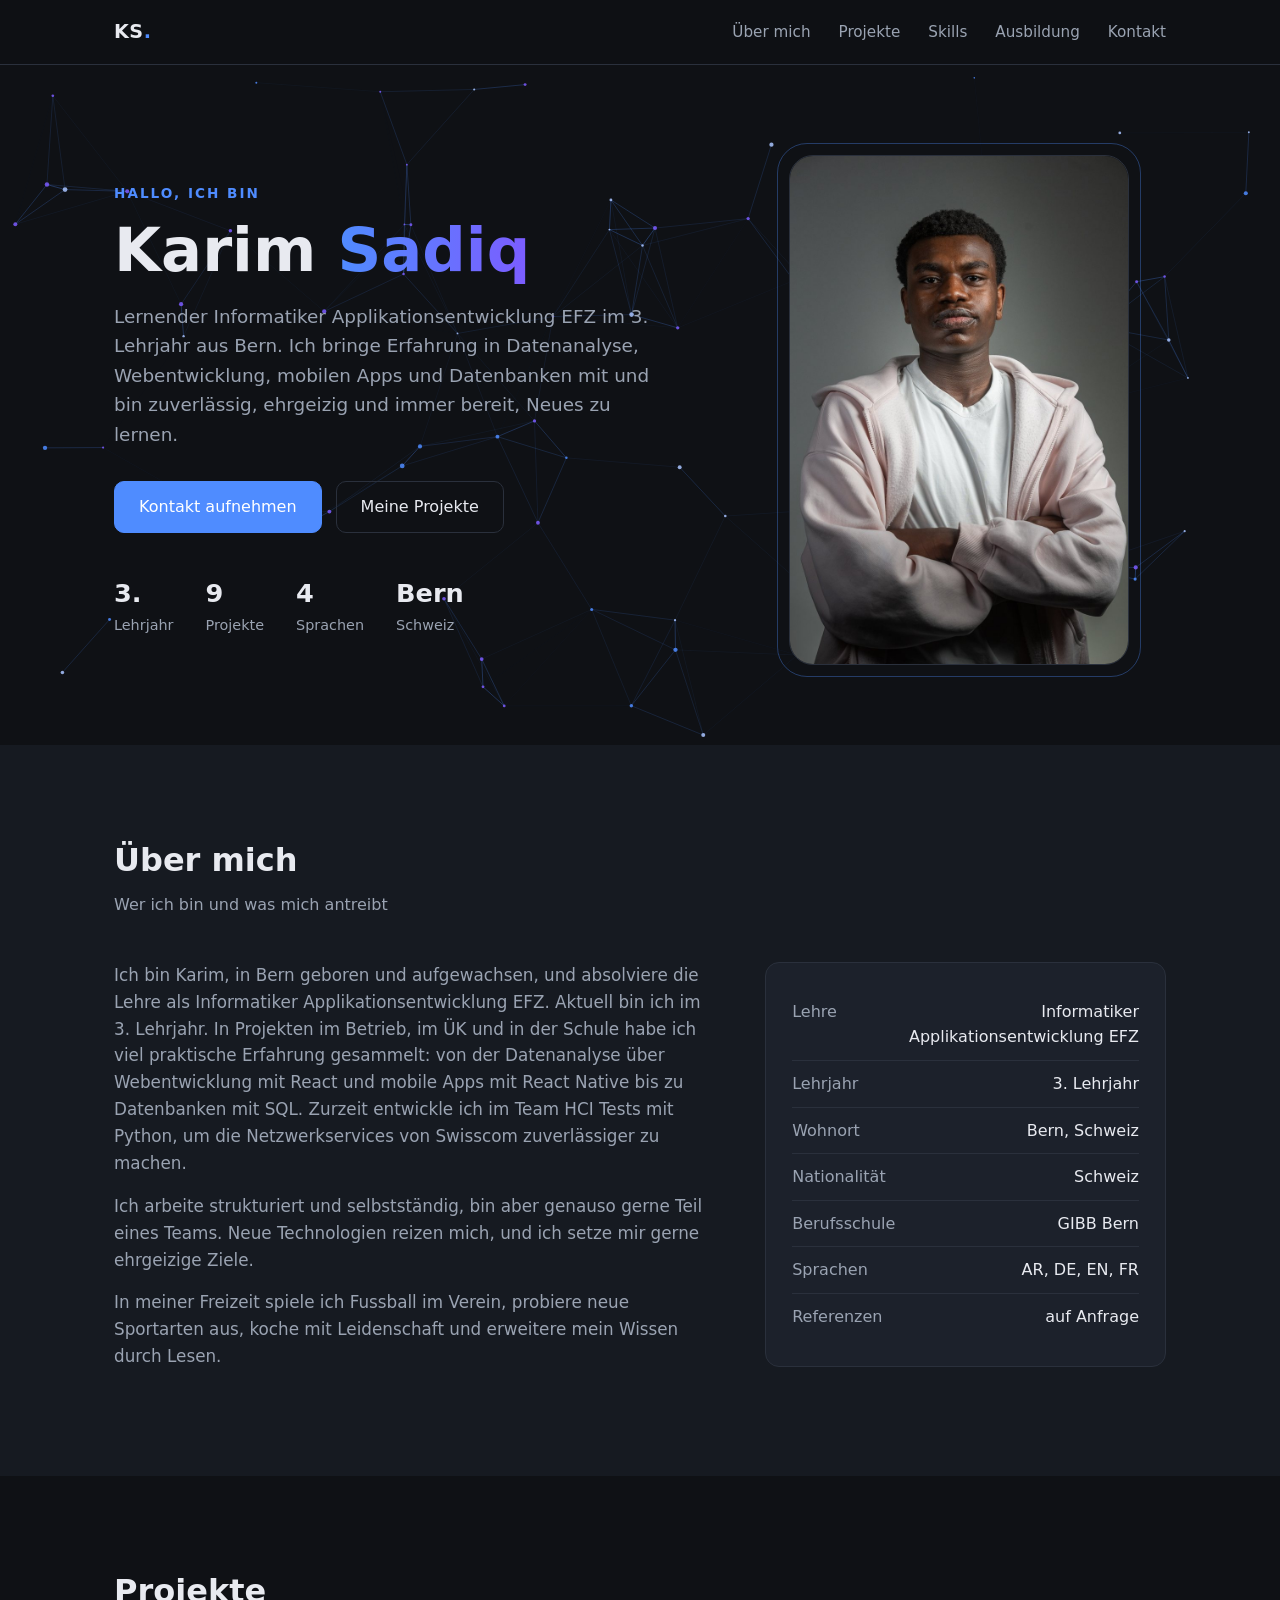
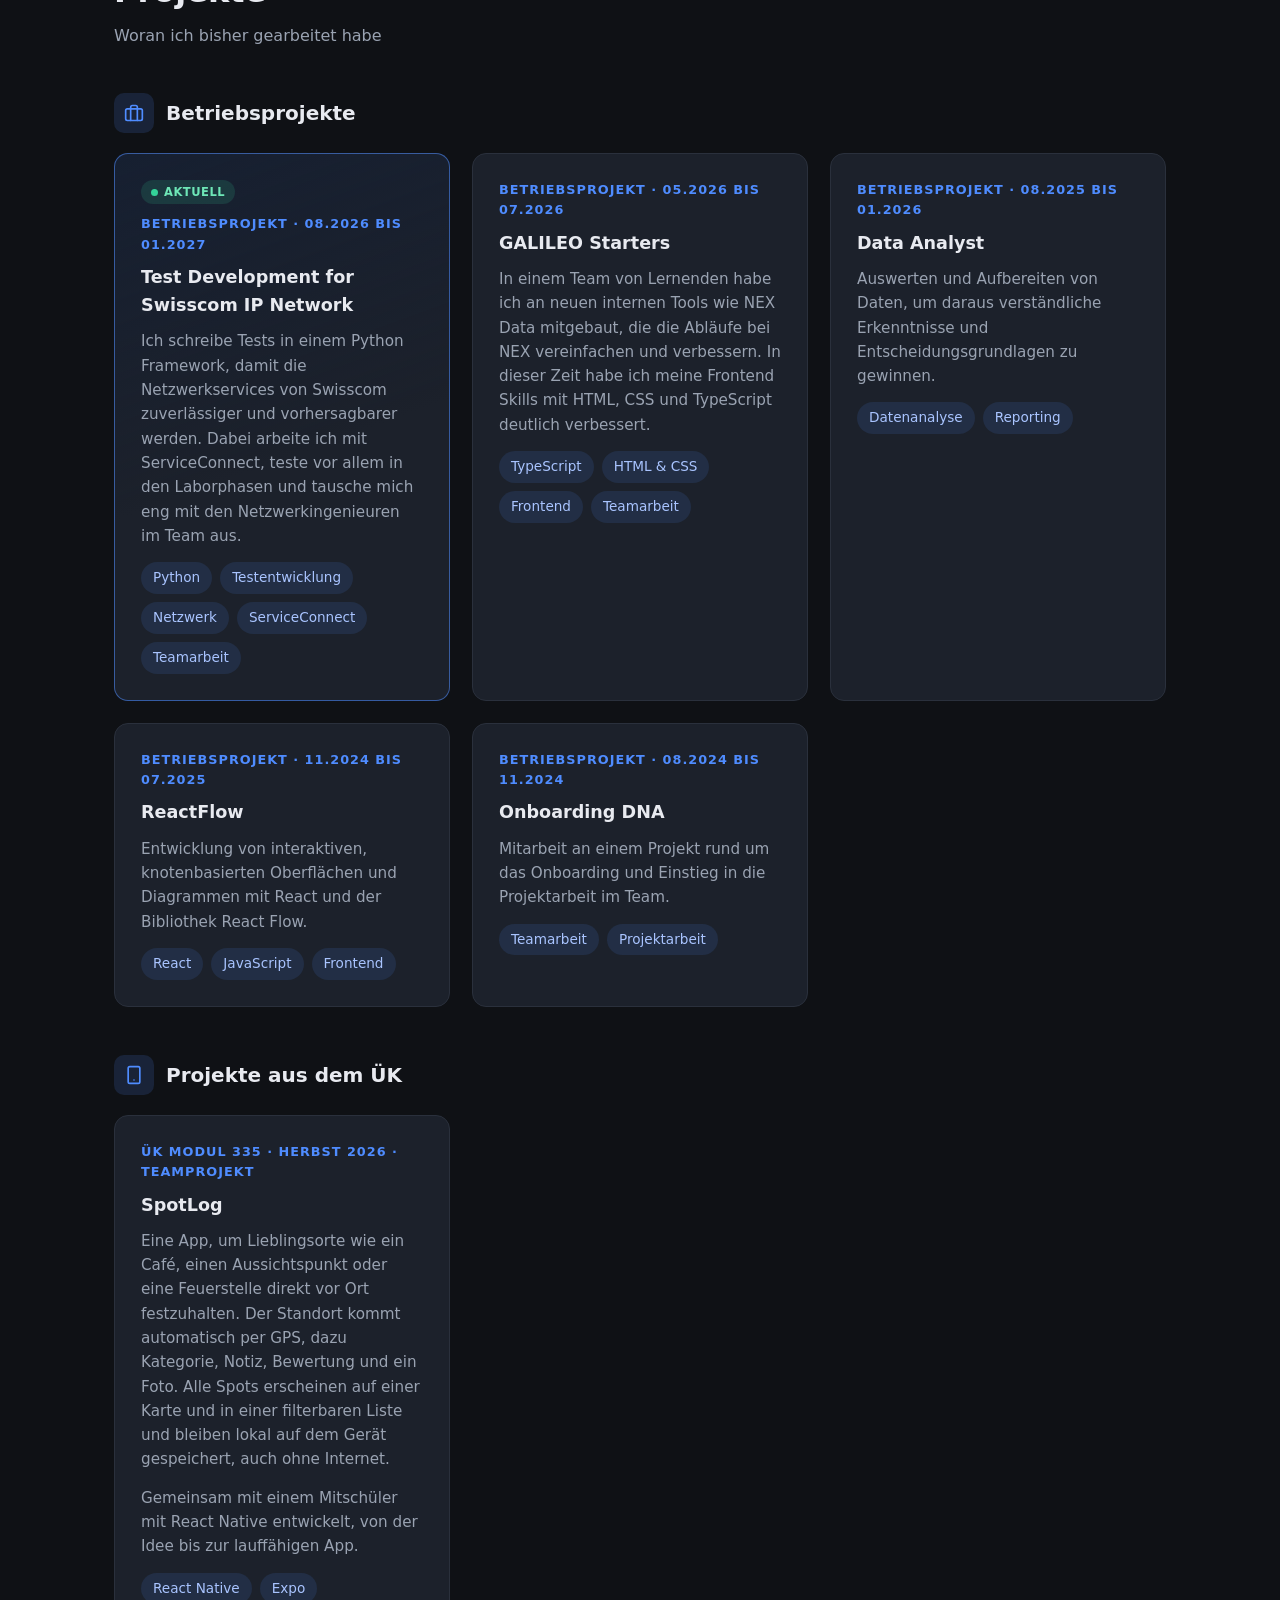
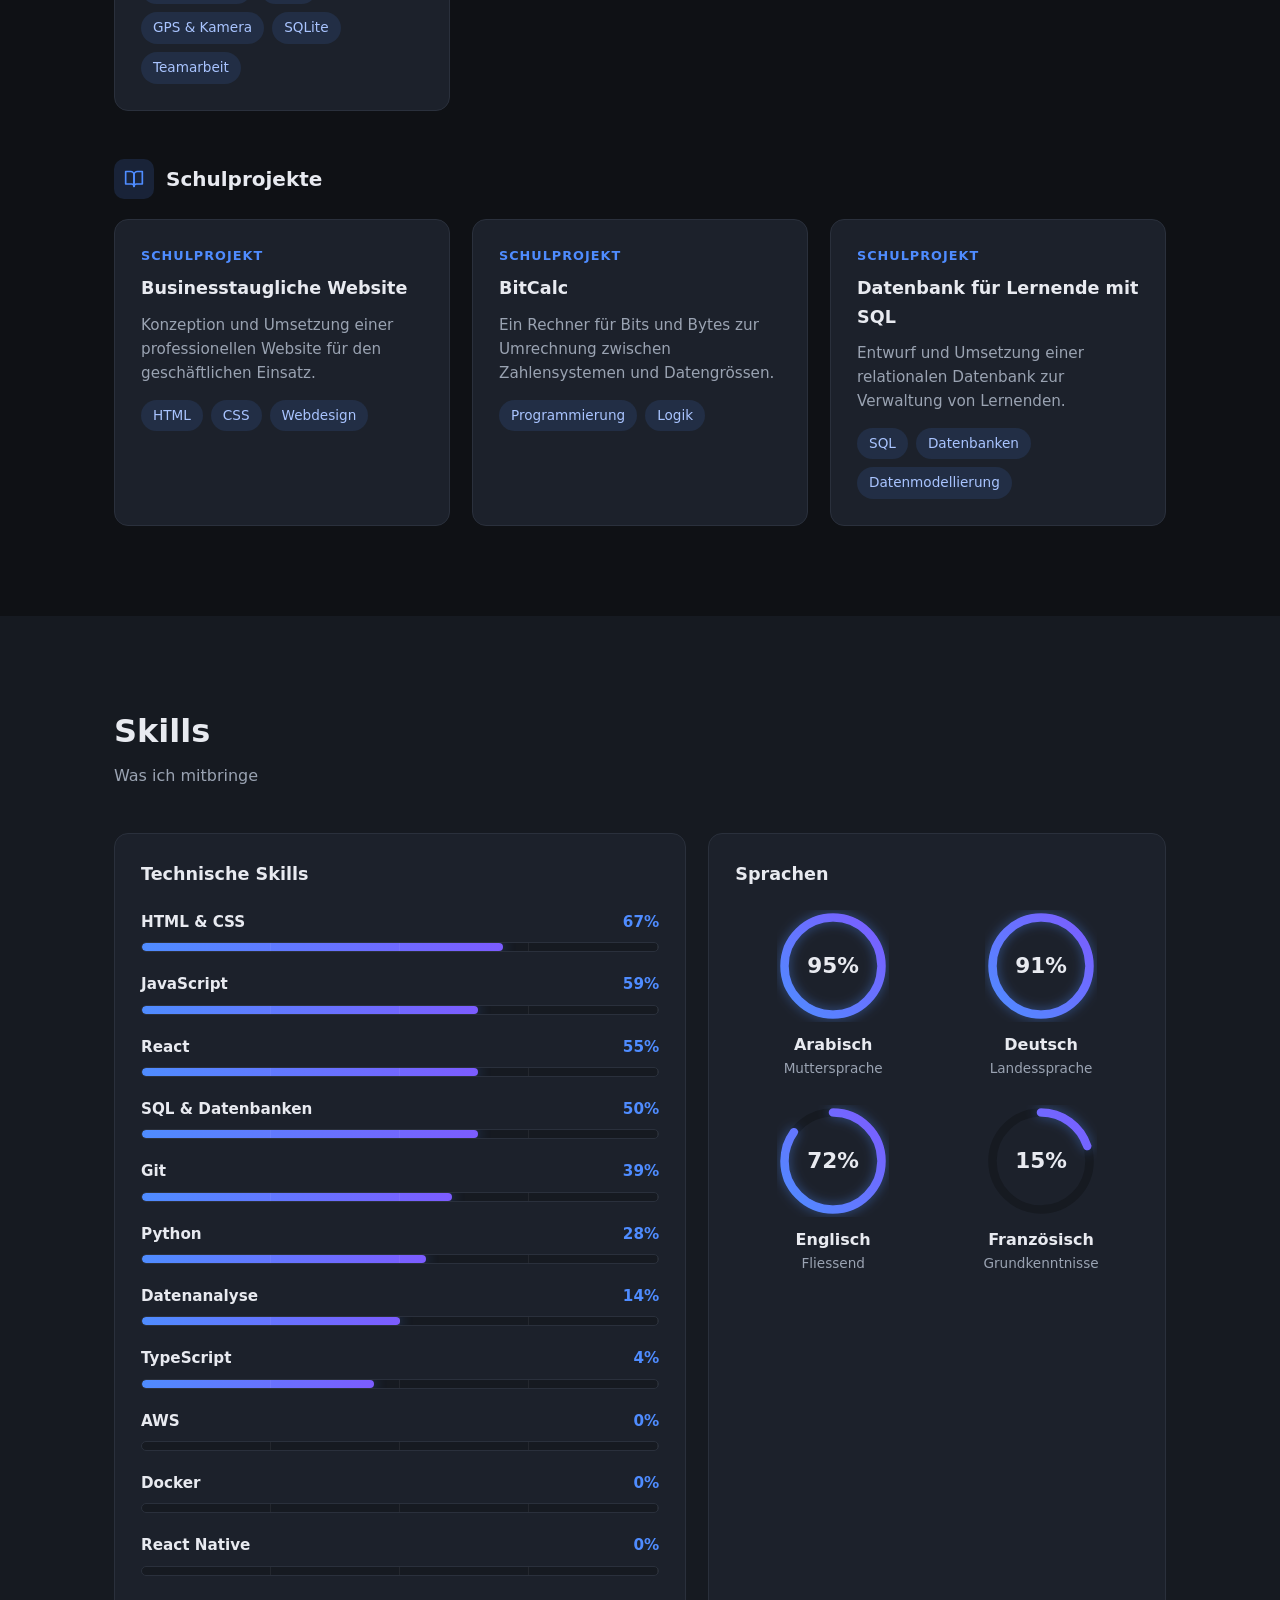
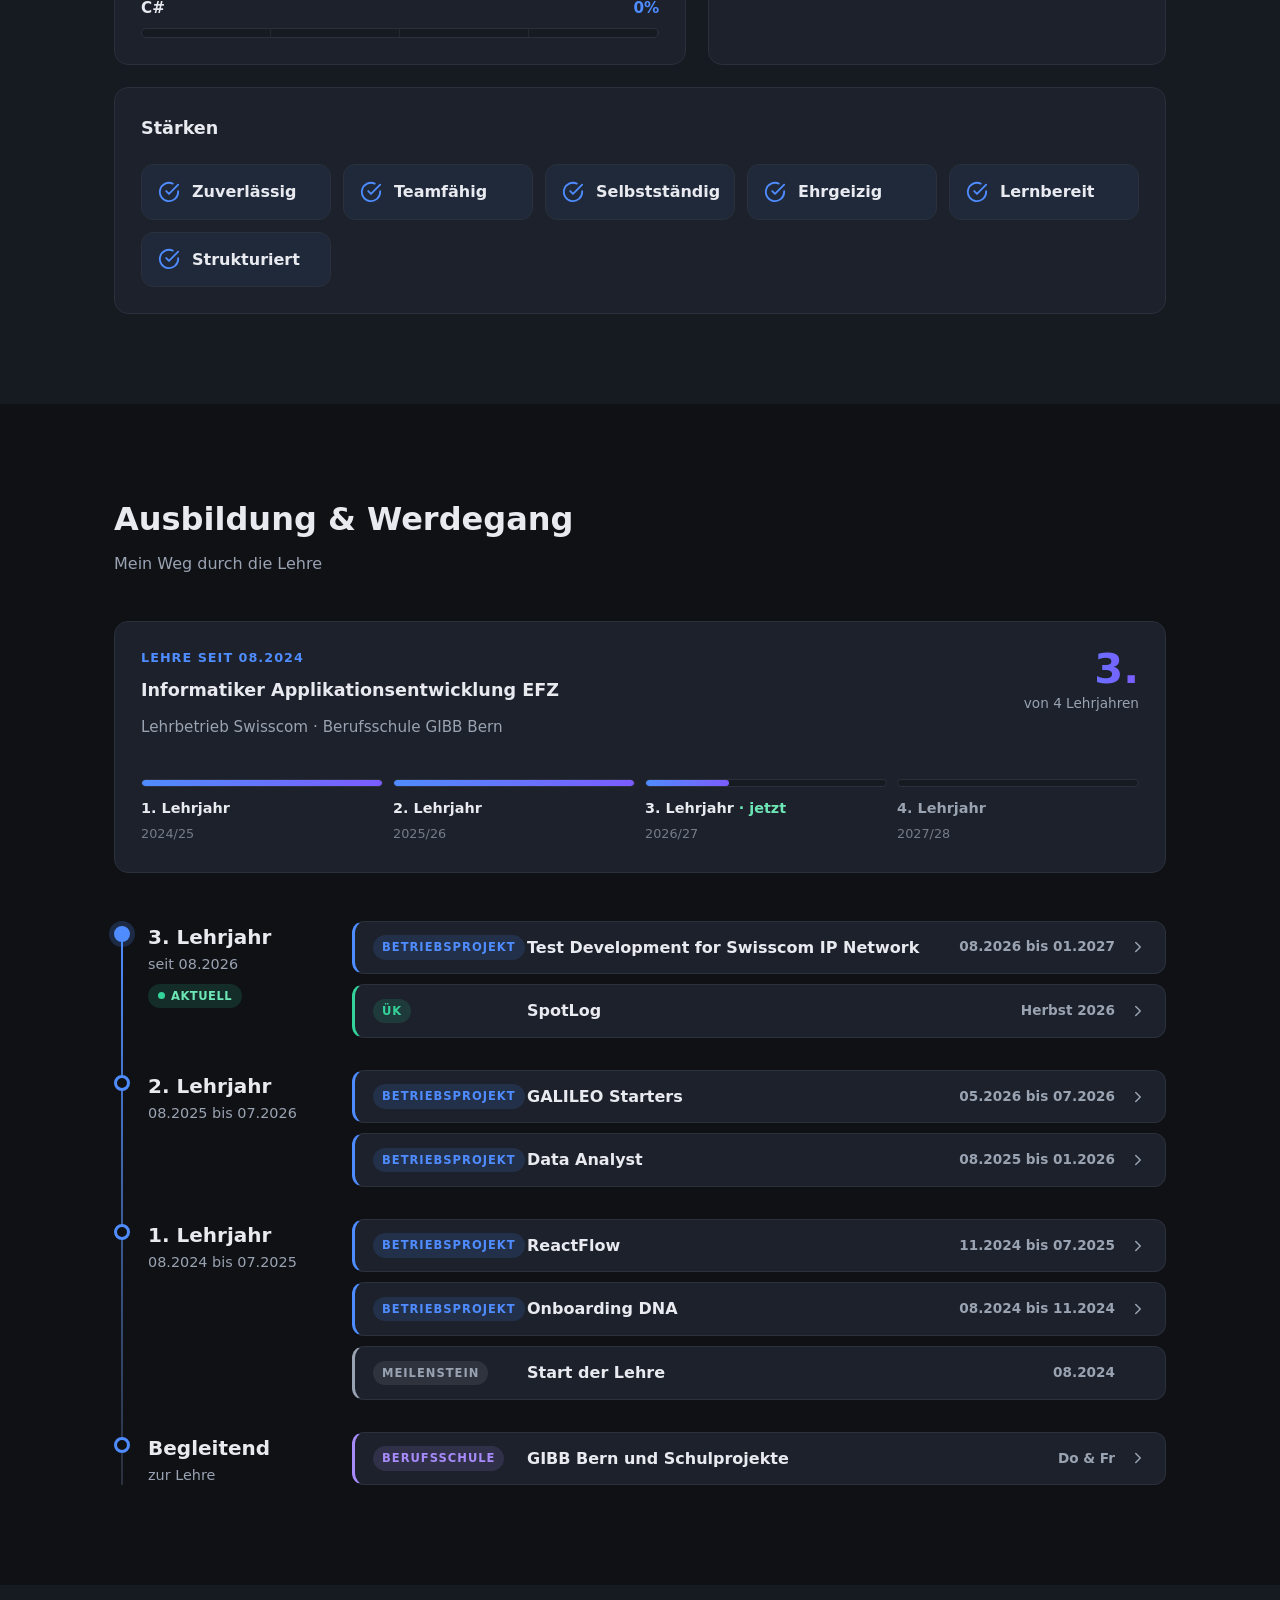
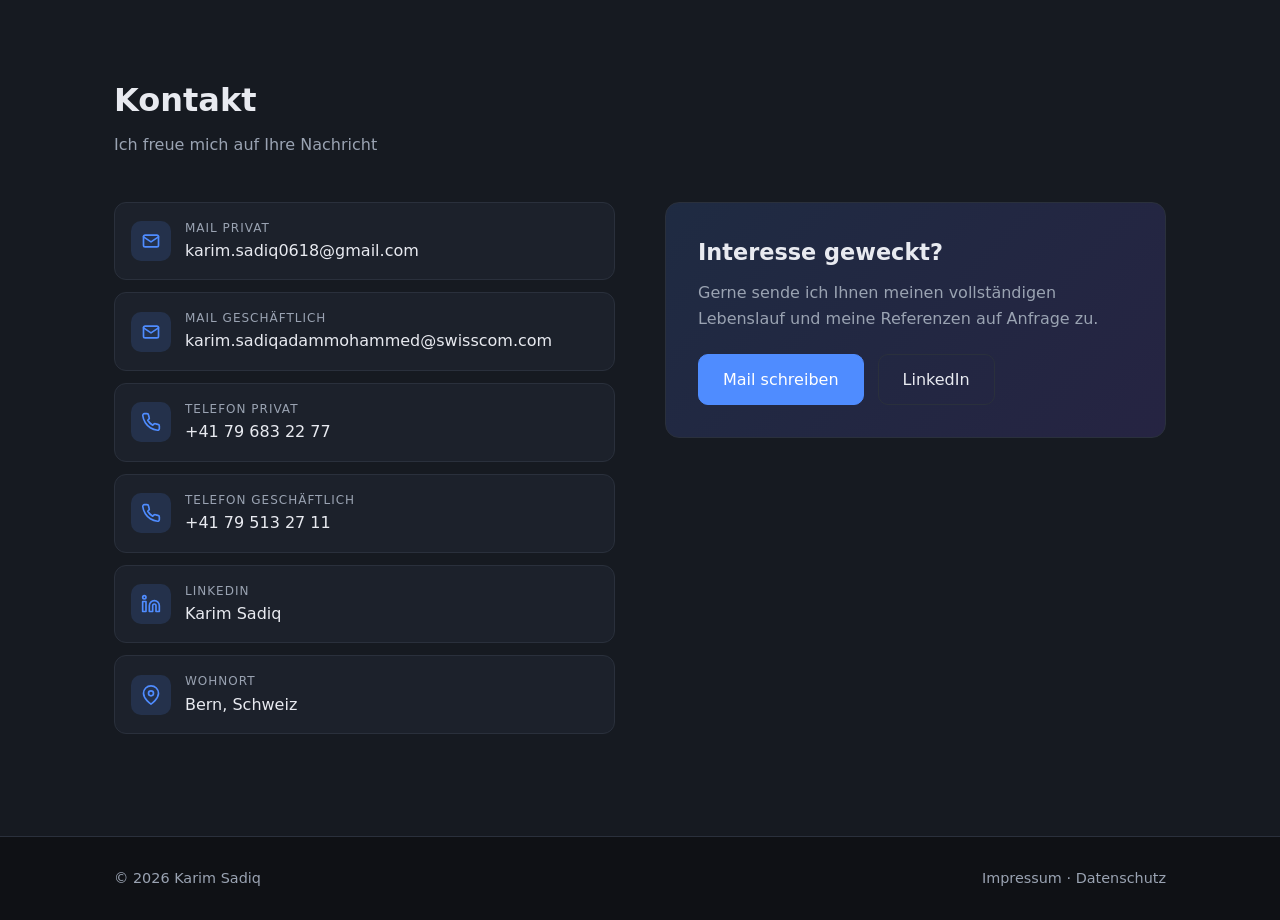
<file: index.html>
<!DOCTYPE html>
<html lang="de">
<head>
<meta charset="UTF-8">
<meta name="viewport" content="width=device-width, initial-scale=1.0">
<title>Karim Sadiq | Informatiker Applikationsentwicklung EFZ, Bern</title>
<meta name="description" content="Persönliche Seite von Karim Sadiq aus Bern: Projekte, Werdegang, Skills und Kontakt.">
<link rel="canonical" href="https://karimsadiq.ch/">
<meta property="og:type" content="website">
<meta property="og:url" content="https://karimsadiq.ch/">
<meta property="og:locale" content="de_CH">
<meta property="og:title" content="Karim Sadiq | Persönliche Seite">
<meta property="og:description" content="Projekte, Werdegang, Skills und Kontakt.">
<meta property="og:image" content="https://karimsadiq.ch/img/og-image.jpg?v=2">
<meta property="og:image:alt" content="Karim Sadiq, Informatiker Applikationsentwicklung EFZ">
<meta property="og:image:width" content="1200">
<meta property="og:image:height" content="630">
<meta name="twitter:card" content="summary_large_image">
<link rel="icon" href="data:image/svg+xml,<svg xmlns='http://www.w3.org/2000/svg' viewBox='0 0 100 100'><rect width='100' height='100' rx='22' fill='%234f8cff'/><text x='50' y='66' font-size='48' font-family='Arial' font-weight='700' text-anchor='middle' fill='white'>KS</text></svg>">
<link rel="stylesheet" href="style.css?v=10">
</head>
<body>

<!-- Farbverlauf für die Sprach-Ringe -->
<svg width="0" height="0" style="position:absolute" aria-hidden="true">
  <defs>
    <linearGradient id="ringGrad" x1="0" y1="0" x2="1" y2="1">
      <stop offset="0%" stop-color="#4f8cff"/>
      <stop offset="100%" stop-color="#7c5cff"/>
    </linearGradient>
  </defs>
</svg>

<nav>
  <div class="wrap">
    <a href="#top" class="logo">KS<span>.</span></a>
    <button class="menu-btn" aria-label="Menü öffnen" onclick="document.querySelector('nav ul').classList.toggle('open')"><span></span><span></span><span></span></button>
    <ul>
      <li><a href="#about">Über mich</a></li>
      <li><a href="#projects">Projekte</a></li>
      <li><a href="#skills">Skills</a></li>
      <li><a href="#education">Ausbildung</a></li>
      <li><a href="#contact">Kontakt</a></li>
    </ul>
  </div>
</nav>

<header class="hero" id="top">
  <canvas id="particles" aria-hidden="true"></canvas>
  <div class="wrap">
    <div>
      <div class="eyebrow">Hallo, ich bin</div>
      <h1>Karim <span class="grad">Sadiq</span></h1>
      <p class="lead">Lernender Informatiker Applikationsentwicklung EFZ im 3. Lehrjahr aus Bern. Ich bringe Erfahrung in Datenanalyse, Webentwicklung, mobilen Apps und Datenbanken mit und bin zuverlässig, ehrgeizig und immer bereit, Neues zu lernen.</p>
      <div class="btns">
        <a href="#contact" class="btn primary">Kontakt aufnehmen</a>
        <a href="#projects" class="btn">Meine Projekte</a>
      </div>
      <div class="quick">
        <div><b>3.</b>Lehrjahr</div>
        <div><b>9</b>Projekte</div>
        <div><b>4</b>Sprachen</div>
        <div><b>Bern</b>Schweiz</div>
      </div>
    </div>
    <div class="photo"><img src="img/karim.jpg" alt="Porträtfoto von Karim Sadiq" width="800" height="1200"></div>
  </div>
</header>

<section id="about" class="alt">
  <div class="wrap">
    <div class="sec-head reveal"><h2>Über mich</h2><p>Wer ich bin und was mich antreibt</p></div>
    <div class="about">
      <div class="reveal">
        <p>Ich bin Karim, in Bern geboren und aufgewachsen, und absolviere die Lehre als Informatiker Applikationsentwicklung EFZ. Aktuell bin ich im 3. Lehrjahr. In Projekten im Betrieb, im ÜK und in der Schule habe ich viel praktische Erfahrung gesammelt: von der Datenanalyse über Webentwicklung mit React und mobile Apps mit React Native bis zu Datenbanken mit SQL. Zurzeit entwickle ich im Team HCI Tests mit Python, um die Netzwerkservices von Swisscom zuverlässiger zu machen.</p>
        <p>Ich arbeite strukturiert und selbstständig, bin aber genauso gerne Teil eines Teams. Neue Technologien reizen mich, und ich setze mir gerne ehrgeizige Ziele.</p>
        <p>In meiner Freizeit spiele ich Fussball im Verein, probiere neue Sportarten aus, koche mit Leidenschaft und erweitere mein Wissen durch Lesen.</p>
      </div>
      <div class="facts reveal">
        <div><span>Lehre</span><span>Informatiker Applikationsentwicklung EFZ</span></div>
        <div><span>Lehrjahr</span><span>3. Lehrjahr</span></div>
        <div><span>Wohnort</span><span>Bern, Schweiz</span></div>
        <div><span>Nationalität</span><span>Schweiz</span></div>
        <div><span>Berufsschule</span><span>GIBB Bern</span></div>
        <div><span>Sprachen</span><span>AR, DE, EN, FR</span></div>
        <div><span>Referenzen</span><span>auf Anfrage</span></div>
      </div>
    </div>
  </div>
</section>

<section id="projects">
  <div class="wrap">
    <div class="sec-head reveal"><h2>Projekte</h2><p>Woran ich bisher gearbeitet habe</p></div>

    <h3 class="proj-group reveal">
      <span class="icon"><svg viewBox="0 0 24 24"><rect x="2" y="7" width="20" height="14" rx="2"/><path d="M16 21V5a2 2 0 0 0-2-2h-4a2 2 0 0 0-2 2v16"/></svg></span>
      Betriebsprojekte
    </h3>
    <div class="grid">
      <div id="p-testdev" class="card card-current reveal" data-until="2027-01-31">
        <div class="meta"><span class="live-badge"><span class="live-dot"></span>Aktuell</span>Betriebsprojekt · 08.2026 bis 01.2027</div>
        <h3>Test Development for Swisscom IP Network</h3>
        <p>Ich schreibe Tests in einem Python Framework, damit die Netzwerkservices von Swisscom zuverlässiger und vorhersagbarer werden. Dabei arbeite ich mit ServiceConnect, teste vor allem in den Laborphasen und tausche mich eng mit den Netzwerkingenieuren im Team aus.</p>
        <div class="tags"><span class="tag">Python</span><span class="tag">Testentwicklung</span><span class="tag">Netzwerk</span><span class="tag">ServiceConnect</span><span class="tag">Teamarbeit</span></div>
      </div>
      <div id="p-galileo" class="card reveal">
        <div class="meta">Betriebsprojekt · 05.2026 bis 07.2026</div>
        <h3>GALILEO Starters</h3>
        <p>In einem Team von Lernenden habe ich an neuen internen Tools wie NEX Data mitgebaut, die die Abläufe bei NEX vereinfachen und verbessern. In dieser Zeit habe ich meine Frontend Skills mit HTML, CSS und TypeScript deutlich verbessert.</p>
        <div class="tags"><span class="tag">TypeScript</span><span class="tag">HTML &amp; CSS</span><span class="tag">Frontend</span><span class="tag">Teamarbeit</span></div>
      </div>
      <div id="p-data" class="card reveal">
        <div class="meta">Betriebsprojekt · 08.2025 bis 01.2026</div>
        <h3>Data Analyst</h3>
        <p>Auswerten und Aufbereiten von Daten, um daraus verständliche Erkenntnisse und Entscheidungsgrundlagen zu gewinnen.</p>
        <div class="tags"><span class="tag">Datenanalyse</span><span class="tag">Reporting</span></div>
      </div>
      <div id="p-reactflow" class="card reveal">
        <div class="meta">Betriebsprojekt · 11.2024 bis 07.2025</div>
        <h3>ReactFlow</h3>
        <p>Entwicklung von interaktiven, knotenbasierten Oberflächen und Diagrammen mit React und der Bibliothek React Flow.</p>
        <div class="tags"><span class="tag">React</span><span class="tag">JavaScript</span><span class="tag">Frontend</span></div>
      </div>
      <div id="p-onboarding" class="card reveal">
        <div class="meta">Betriebsprojekt · 08.2024 bis 11.2024</div>
        <h3>Onboarding DNA</h3>
        <p>Mitarbeit an einem Projekt rund um das Onboarding und Einstieg in die Projektarbeit im Team.</p>
        <div class="tags"><span class="tag">Teamarbeit</span><span class="tag">Projektarbeit</span></div>
      </div>
    </div>

    <h3 class="proj-group reveal">
      <span class="icon"><svg viewBox="0 0 24 24"><rect x="5" y="2" width="14" height="20" rx="2"/><path d="M12 18h.01"/></svg></span>
      Projekte aus dem ÜK
    </h3>
    <div class="grid">
      <div id="p-spotlog" class="card reveal">
        <div class="meta">ÜK Modul 335 · Herbst 2026 · Teamprojekt</div>
        <h3>SpotLog</h3>
        <p>Eine App, um Lieblingsorte wie ein Café, einen Aussichtspunkt oder eine Feuerstelle direkt vor Ort festzuhalten. Der Standort kommt automatisch per GPS, dazu Kategorie, Notiz, Bewertung und ein Foto. Alle Spots erscheinen auf einer Karte und in einer filterbaren Liste und bleiben lokal auf dem Gerät gespeichert, auch ohne Internet.</p>
        <p>Gemeinsam mit einem Mitschüler mit React Native entwickelt, von der Idee bis zur lauffähigen App.</p>
        <div class="tags"><span class="tag">React Native</span><span class="tag">Expo</span><span class="tag">GPS &amp; Kamera</span><span class="tag">SQLite</span><span class="tag">Teamarbeit</span></div>
      </div>
    </div>

    <h3 id="schulprojekte" class="proj-group reveal">
      <span class="icon"><svg viewBox="0 0 24 24"><path d="M2 3h6a4 4 0 0 1 4 4v14a3 3 0 0 0-3-3H2z"/><path d="M22 3h-6a4 4 0 0 0-4 4v14a3 3 0 0 1 3-3h7z"/></svg></span>
      Schulprojekte
    </h3>
    <div class="grid">
      <div class="card reveal">
        <div class="meta">Schulprojekt</div>
        <h3>Businesstaugliche Website</h3>
        <p>Konzeption und Umsetzung einer professionellen Website für den geschäftlichen Einsatz.</p>
        <div class="tags"><span class="tag">HTML</span><span class="tag">CSS</span><span class="tag">Webdesign</span></div>
      </div>
      <div class="card reveal">
        <div class="meta">Schulprojekt</div>
        <h3>BitCalc</h3>
        <p>Ein Rechner für Bits und Bytes zur Umrechnung zwischen Zahlensystemen und Datengrössen.</p>
        <div class="tags"><span class="tag">Programmierung</span><span class="tag">Logik</span></div>
      </div>
      <div class="card reveal">
        <div class="meta">Schulprojekt</div>
        <h3>Datenbank für Lernende mit SQL</h3>
        <p>Entwurf und Umsetzung einer relationalen Datenbank zur Verwaltung von Lernenden.</p>
        <div class="tags"><span class="tag">SQL</span><span class="tag">Datenbanken</span><span class="tag">Datenmodellierung</span></div>
      </div>
    </div>
  </div>
</section>

<section id="skills" class="alt">
  <div class="wrap">
    <div class="sec-head reveal"><h2>Skills</h2><p>Was ich mitbringe</p></div>
    <div class="skills-layout">

      <div class="card skill-tech reveal" data-animate>
        <h3>Technische Skills</h3>
        <div class="skill" data-level="70">
          <div class="skill-top"><span>HTML &amp; CSS</span><span class="pct">0%</span></div>
          <div class="skill-track"><div class="skill-fill"></div></div>
        </div>
        <div class="skill" data-level="65">
          <div class="skill-top"><span>JavaScript</span><span class="pct">0%</span></div>
          <div class="skill-track"><div class="skill-fill"></div></div>
        </div>
        <div class="skill" data-level="65">
          <div class="skill-top"><span>React</span><span class="pct">0%</span></div>
          <div class="skill-track"><div class="skill-fill"></div></div>
        </div>
        <div class="skill" data-level="65">
          <div class="skill-top"><span>SQL &amp; Datenbanken</span><span class="pct">0%</span></div>
          <div class="skill-track"><div class="skill-fill"></div></div>
        </div>
        <div class="skill" data-level="60">
          <div class="skill-top"><span>Git</span><span class="pct">0%</span></div>
          <div class="skill-track"><div class="skill-fill"></div></div>
        </div>
        <div class="skill" data-level="55">
          <div class="skill-top"><span>Python</span><span class="pct">0%</span></div>
          <div class="skill-track"><div class="skill-fill"></div></div>
        </div>
        <div class="skill" data-level="50">
          <div class="skill-top"><span>Datenanalyse</span><span class="pct">0%</span></div>
          <div class="skill-track"><div class="skill-fill"></div></div>
        </div>
        <div class="skill" data-level="45">
          <div class="skill-top"><span>TypeScript</span><span class="pct">0%</span></div>
          <div class="skill-track"><div class="skill-fill"></div></div>
        </div>
        <div class="skill" data-level="40">
          <div class="skill-top"><span>AWS</span><span class="pct">0%</span></div>
          <div class="skill-track"><div class="skill-fill"></div></div>
        </div>
        <div class="skill" data-level="40">
          <div class="skill-top"><span>Docker</span><span class="pct">0%</span></div>
          <div class="skill-track"><div class="skill-fill"></div></div>
        </div>
        <div class="skill" data-level="30">
          <div class="skill-top"><span>React Native</span><span class="pct">0%</span></div>
          <div class="skill-track"><div class="skill-fill"></div></div>
        </div>
        <div class="skill" data-level="10">
          <div class="skill-top"><span>C#</span><span class="pct">0%</span></div>
          <div class="skill-track"><div class="skill-fill"></div></div>
        </div>
      </div>

      <div class="card skill-lang reveal" data-animate>
        <h3>Sprachen</h3>
        <div class="rings">
          <div class="ring" data-level="100">
            <div class="ring-chart"><svg viewBox="0 0 120 120"><circle class="ring-bg" cx="60" cy="60" r="52"/><circle class="ring-fg" cx="60" cy="60" r="52"/></svg><span class="ring-val">0%</span></div>
            <div class="ring-name">Arabisch</div><div class="ring-lvl">Muttersprache</div>
          </div>
          <div class="ring" data-level="100">
            <div class="ring-chart"><svg viewBox="0 0 120 120"><circle class="ring-bg" cx="60" cy="60" r="52"/><circle class="ring-fg" cx="60" cy="60" r="52"/></svg><span class="ring-val">0%</span></div>
            <div class="ring-name">Deutsch</div><div class="ring-lvl">Landessprache</div>
          </div>
          <div class="ring" data-level="85">
            <div class="ring-chart"><svg viewBox="0 0 120 120"><circle class="ring-bg" cx="60" cy="60" r="52"/><circle class="ring-fg" cx="60" cy="60" r="52"/></svg><span class="ring-val">0%</span></div>
            <div class="ring-name">Englisch</div><div class="ring-lvl">Fliessend</div>
          </div>
          <div class="ring" data-level="20">
            <div class="ring-chart"><svg viewBox="0 0 120 120"><circle class="ring-bg" cx="60" cy="60" r="52"/><circle class="ring-fg" cx="60" cy="60" r="52"/></svg><span class="ring-val">0%</span></div>
            <div class="ring-name">Französisch</div><div class="ring-lvl">Grundkenntnisse</div>
          </div>
        </div>
      </div>

      <div class="card skill-strengths reveal">
        <h3>Stärken</h3>
        <div class="strengths">
          <div class="strength"><svg viewBox="0 0 24 24"><path d="M22 11.08V12a10 10 0 1 1-5.93-9.14"/><polyline points="22 4 12 14.01 9 11.01"/></svg>Zuverlässig</div>
          <div class="strength"><svg viewBox="0 0 24 24"><path d="M22 11.08V12a10 10 0 1 1-5.93-9.14"/><polyline points="22 4 12 14.01 9 11.01"/></svg>Teamfähig</div>
          <div class="strength"><svg viewBox="0 0 24 24"><path d="M22 11.08V12a10 10 0 1 1-5.93-9.14"/><polyline points="22 4 12 14.01 9 11.01"/></svg>Selbstständig</div>
          <div class="strength"><svg viewBox="0 0 24 24"><path d="M22 11.08V12a10 10 0 1 1-5.93-9.14"/><polyline points="22 4 12 14.01 9 11.01"/></svg>Ehrgeizig</div>
          <div class="strength"><svg viewBox="0 0 24 24"><path d="M22 11.08V12a10 10 0 1 1-5.93-9.14"/><polyline points="22 4 12 14.01 9 11.01"/></svg>Lernbereit</div>
          <div class="strength"><svg viewBox="0 0 24 24"><path d="M22 11.08V12a10 10 0 1 1-5.93-9.14"/><polyline points="22 4 12 14.01 9 11.01"/></svg>Strukturiert</div>
        </div>
      </div>

    </div>
  </div>
</section>

<section id="education">
  <div class="wrap">
    <div class="sec-head reveal"><h2>Ausbildung &amp; Werdegang</h2><p>Mein Weg durch die Lehre</p></div>

    <!-- Überblick Lehre mit Fortschritt -->
    <div class="lehre card reveal">
      <div class="lehre-head">
        <div>
          <div class="meta">Lehre seit 08.2024</div>
          <h3>Informatiker Applikationsentwicklung EFZ</h3>
          <p>Lehrbetrieb Swisscom · Berufsschule GIBB Bern</p>
        </div>
        <div class="lehre-year"><b>3.</b><span>von 4 Lehrjahren</span></div>
      </div>
      <div class="lehre-steps">
        <div class="lehre-step" data-start="2024-08-01" data-end="2025-07-31"><div class="ls-bar"><div class="ls-fill"></div></div><span>1. Lehrjahr</span><small>2024/25</small></div>
        <div class="lehre-step" data-start="2025-08-01" data-end="2026-07-31"><div class="ls-bar"><div class="ls-fill"></div></div><span>2. Lehrjahr</span><small>2025/26</small></div>
        <div class="lehre-step" data-start="2026-08-01" data-end="2027-07-31"><div class="ls-bar"><div class="ls-fill"></div></div><span>3. Lehrjahr</span><small>2026/27</small></div>
        <div class="lehre-step" data-start="2027-08-01" data-end="2028-07-31"><div class="ls-bar"><div class="ls-fill"></div></div><span>4. Lehrjahr</span><small>2027/28</small></div>
      </div>
    </div>

    <!-- Zeitleiste nach Lehrjahren: kurz, Details per Klick bei den Projekten -->
    <div class="phases">
      <div class="phase reveal">
        <div class="phase-label">
          <span class="phase-dot is-current"></span>
          <div class="phase-title">3. Lehrjahr</div>
          <div class="phase-years">seit 08.2026</div>
          <span class="live-badge"><span class="live-dot"></span>Aktuell</span>
        </div>
        <div class="phase-entries">
          <a class="tl-entry type-betrieb" href="#p-testdev">
            <span class="tl-type">Betriebsprojekt</span>
            <h4>Test Development for Swisscom IP Network</h4>
            <span class="tl-date">08.2026 bis 01.2027</span>
            <svg class="tl-arrow" viewBox="0 0 24 24" aria-hidden="true"><path d="m9 18 6-6-6-6"/></svg>
          </a>
          <a class="tl-entry type-uek" href="#p-spotlog">
            <span class="tl-type">ÜK</span>
            <h4>SpotLog</h4>
            <span class="tl-date">Herbst 2026</span>
            <svg class="tl-arrow" viewBox="0 0 24 24" aria-hidden="true"><path d="m9 18 6-6-6-6"/></svg>
          </a>
        </div>
      </div>
      <div class="phase reveal">
        <div class="phase-label">
          <span class="phase-dot"></span>
          <div class="phase-title">2. Lehrjahr</div>
          <div class="phase-years">08.2025 bis 07.2026</div>
        </div>
        <div class="phase-entries">
          <a class="tl-entry type-betrieb" href="#p-galileo">
            <span class="tl-type">Betriebsprojekt</span>
            <h4>GALILEO Starters</h4>
            <span class="tl-date">05.2026 bis 07.2026</span>
            <svg class="tl-arrow" viewBox="0 0 24 24" aria-hidden="true"><path d="m9 18 6-6-6-6"/></svg>
          </a>
          <a class="tl-entry type-betrieb" href="#p-data">
            <span class="tl-type">Betriebsprojekt</span>
            <h4>Data Analyst</h4>
            <span class="tl-date">08.2025 bis 01.2026</span>
            <svg class="tl-arrow" viewBox="0 0 24 24" aria-hidden="true"><path d="m9 18 6-6-6-6"/></svg>
          </a>
        </div>
      </div>
      <div class="phase reveal">
        <div class="phase-label">
          <span class="phase-dot"></span>
          <div class="phase-title">1. Lehrjahr</div>
          <div class="phase-years">08.2024 bis 07.2025</div>
        </div>
        <div class="phase-entries">
          <a class="tl-entry type-betrieb" href="#p-reactflow">
            <span class="tl-type">Betriebsprojekt</span>
            <h4>ReactFlow</h4>
            <span class="tl-date">11.2024 bis 07.2025</span>
            <svg class="tl-arrow" viewBox="0 0 24 24" aria-hidden="true"><path d="m9 18 6-6-6-6"/></svg>
          </a>
          <a class="tl-entry type-betrieb" href="#p-onboarding">
            <span class="tl-type">Betriebsprojekt</span>
            <h4>Onboarding DNA</h4>
            <span class="tl-date">08.2024 bis 11.2024</span>
            <svg class="tl-arrow" viewBox="0 0 24 24" aria-hidden="true"><path d="m9 18 6-6-6-6"/></svg>
          </a>
          <div class="tl-entry type-start">
            <span class="tl-type">Meilenstein</span>
            <h4>Start der Lehre</h4>
            <span class="tl-date">08.2024</span>
          </div>
        </div>
      </div>
      <div class="phase reveal">
        <div class="phase-label">
          <span class="phase-dot"></span>
          <div class="phase-title">Begleitend</div>
          <div class="phase-years">zur Lehre</div>
        </div>
        <div class="phase-entries">
          <a class="tl-entry type-schule" href="#schulprojekte">
            <span class="tl-type">Berufsschule</span>
            <h4>GIBB Bern und Schulprojekte</h4>
            <span class="tl-date">Do &amp; Fr</span>
            <svg class="tl-arrow" viewBox="0 0 24 24" aria-hidden="true"><path d="m9 18 6-6-6-6"/></svg>
          </a>
        </div>
      </div>
    </div>
  </div>
</section>

<section id="contact" class="alt">
  <div class="wrap">
    <div class="sec-head reveal"><h2>Kontakt</h2><p>Ich freue mich auf Ihre Nachricht</p></div>
    <div class="contact">
      <div class="contact-list reveal">
        <a href="mailto:karim.sadiq0618@gmail.com">
          <span class="icon"><svg viewBox="0 0 24 24"><rect x="3" y="5" width="18" height="14" rx="2"/><path d="m3 7 9 6 9-6"/></svg></span>
          <span><small class="lbl-sm">Mail privat</small>karim.sadiq0618@gmail.com</span>
        </a>
        <a href="mailto:karim.sadiqadammohammed@swisscom.com">
          <span class="icon"><svg viewBox="0 0 24 24"><rect x="3" y="5" width="18" height="14" rx="2"/><path d="m3 7 9 6 9-6"/></svg></span>
          <span><small class="lbl-sm">Mail geschäftlich</small>karim.sadiqadammohammed@swisscom.com</span>
        </a>
        <a href="tel:+41796832277">
          <span class="icon"><svg viewBox="0 0 24 24"><path d="M22 16.92v3a2 2 0 0 1-2.18 2 19.79 19.79 0 0 1-8.63-3.07 19.5 19.5 0 0 1-6-6 19.79 19.79 0 0 1-3.07-8.67A2 2 0 0 1 4.11 2h3a2 2 0 0 1 2 1.72 12.84 12.84 0 0 0 .7 2.81 2 2 0 0 1-.45 2.11L8.09 9.91a16 16 0 0 0 6 6l1.27-1.27a2 2 0 0 1 2.11-.45 12.84 12.84 0 0 0 2.81.7A2 2 0 0 1 22 16.92z"/></svg></span>
          <span><small class="lbl-sm">Telefon privat</small>+41 79 683 22 77</span>
        </a>
        <a href="tel:+41795132711">
          <span class="icon"><svg viewBox="0 0 24 24"><path d="M22 16.92v3a2 2 0 0 1-2.18 2 19.79 19.79 0 0 1-8.63-3.07 19.5 19.5 0 0 1-6-6 19.79 19.79 0 0 1-3.07-8.67A2 2 0 0 1 4.11 2h3a2 2 0 0 1 2 1.72 12.84 12.84 0 0 0 .7 2.81 2 2 0 0 1-.45 2.11L8.09 9.91a16 16 0 0 0 6 6l1.27-1.27a2 2 0 0 1 2.11-.45 12.84 12.84 0 0 0 2.81.7A2 2 0 0 1 22 16.92z"/></svg></span>
          <span><small class="lbl-sm">Telefon geschäftlich</small>+41 79 513 27 11</span>
        </a>
        <a href="https://www.linkedin.com/in/karim-sadiq-08a099322/" target="_blank" rel="noopener">
          <span class="icon"><svg viewBox="0 0 24 24"><path d="M16 8a6 6 0 0 1 6 6v7h-4v-7a2 2 0 0 0-2-2 2 2 0 0 0-2 2v7h-4v-7a6 6 0 0 1 6-6z"/><rect x="2" y="9" width="4" height="12"/><circle cx="4" cy="4" r="2"/></svg></span>
          <span><small class="lbl-sm">LinkedIn</small>Karim Sadiq</span>
        </a>
        <div>
          <span class="icon"><svg viewBox="0 0 24 24"><path d="M21 10c0 7-9 13-9 13s-9-6-9-13a9 9 0 0 1 18 0z"/><circle cx="12" cy="10" r="3"/></svg></span>
          <span><small class="lbl-sm">Wohnort</small>Bern, Schweiz</span>
        </div>
      </div>
      <div class="cta reveal">
        <h3>Interesse geweckt?</h3>
        <p>Gerne sende ich Ihnen meinen vollständigen Lebenslauf und meine Referenzen auf Anfrage zu.</p>
        <div class="btns" style="margin-top:0">
          <a class="btn primary" href="mailto:karim.sadiq0618@gmail.com?subject=Anfrage%20%C3%BCber%20Ihre%20Website">Mail schreiben</a>
          <a class="btn" href="https://www.linkedin.com/in/karim-sadiq-08a099322/" target="_blank" rel="noopener">LinkedIn</a>
        </div>
      </div>
    </div>
  </div>
</section>

<footer>
  <div class="wrap">
    <span>© <span id="year">2026</span> Karim Sadiq</span>
    <span><a href="impressum.html">Impressum</a> · <a href="datenschutz.html">Datenschutz</a></span>
  </div>
</footer>

<a href="#top" class="to-top" aria-label="Nach oben"><svg viewBox="0 0 24 24" aria-hidden="true"><path d="m18 15-6-6-6 6"/></svg></a>

<script>
  document.getElementById('year').textContent = new Date().getFullYear();
  document.querySelectorAll('nav ul a').forEach(a => a.addEventListener('click', () => document.querySelector('nav ul').classList.remove('open')));

  // Einblenden beim Scrollen
  const io = new IntersectionObserver(es => es.forEach(e => { if (e.isIntersecting) { e.target.classList.add('show'); io.unobserve(e.target); } }), { threshold: .12 });
  document.querySelectorAll('.reveal').forEach(el => io.observe(el));

  // Skills: Balken, Ringe und Prozentzahlen animieren, sobald sichtbar
  const RING = 2 * Math.PI * 52;
  const reduceMotion = matchMedia('(prefers-reduced-motion: reduce)').matches;
  function animateSkills(box) {
    box.querySelectorAll('[data-level]').forEach((el, i) => {
      const lvl = +el.dataset.level;
      const fill = el.querySelector('.skill-fill');
      const ring = el.querySelector('.ring-fg');
      const out = el.querySelector('.pct, .ring-val');
      const delay = reduceMotion ? 0 : i * 120;
      setTimeout(() => {
        if (fill) fill.style.width = lvl + '%';
        if (ring) ring.style.strokeDashoffset = RING * (1 - lvl / 100);
        if (reduceMotion) { out.textContent = lvl + '%'; return; }
        const t0 = performance.now(), dur = 1400;
        const tick = now => {
          const p = Math.min(1, (now - t0) / dur);
          out.textContent = Math.round(lvl * (1 - Math.pow(1 - p, 3))) + '%';
          if (p < 1) requestAnimationFrame(tick);
        };
        requestAnimationFrame(tick);
      }, delay);
    });
  }
  const skillIo = new IntersectionObserver(es => es.forEach(e => { if (e.isIntersecting) { animateSkills(e.target); skillIo.unobserve(e.target); } }), { threshold: .3 });
  document.querySelectorAll('[data-animate]').forEach(el => skillIo.observe(el));

  // Badge "Aktuell" nach Projektende automatisch entfernen
  document.querySelectorAll('[data-until]').forEach(card => {
    if (new Date() > new Date(card.dataset.until + 'T23:59:59')) {
      card.classList.remove('card-current');
      card.querySelector('.live-badge')?.remove();
    }
  });

  // Lehrfortschritt: jedes Lehrjahr füllt sich nach dem heutigen Datum
  const lehre = document.querySelector('.lehre');
  if (lehre) {
    const fillSteps = () => lehre.querySelectorAll('.lehre-step').forEach(step => {
      const start = new Date(step.dataset.start), end = new Date(step.dataset.end + 'T23:59:59');
      const p = Math.min(1, Math.max(0, (Date.now() - start) / (end - start)));
      step.querySelector('.ls-fill').style.width = (p * 100).toFixed(1) + '%';
      step.classList.toggle('is-done', p >= 1);
      step.classList.toggle('is-current', p > 0 && p < 1);
    });
    if (reduceMotion) fillSteps();
    else new IntersectionObserver((es, o) => es.forEach(e => { if (e.isIntersecting) { fillSteps(); o.disconnect(); } }), { threshold: .3 }).observe(lehre);
  }

  // Menü: aktuellen Abschnitt hervorheben + Button "Nach oben" ein/ausblenden
  const navLinks = [...document.querySelectorAll('nav ul a')];
  const navTargets = navLinks.map(a => document.querySelector(a.getAttribute('href')));
  const toTop = document.querySelector('.to-top');
  const heroEl = document.querySelector('.hero');
  let scrollTicking = false;
  function onScroll() {
    scrollTicking = false;
    const y = window.scrollY + 140;
    let current = -1;
    navTargets.forEach((sec, i) => { if (sec && sec.offsetTop <= y) current = i; });
    if (window.innerHeight + window.scrollY >= document.documentElement.scrollHeight - 4) current = navTargets.length - 1;
    navLinks.forEach((a, i) => {
      a.classList.toggle('active', i === current);
      if (i === current) a.setAttribute('aria-current', 'true'); else a.removeAttribute('aria-current');
    });
    toTop.classList.toggle('show', window.scrollY > heroEl.offsetHeight * 0.8);
  }
  window.addEventListener('scroll', () => { if (!scrollTicking) { scrollTicking = true; requestAnimationFrame(onScroll); } }, { passive: true });
  window.addEventListener('resize', onScroll);
  onScroll();
</script>
<script src="particles.js?v=3" defer></script>
</body>
</html>
</file>
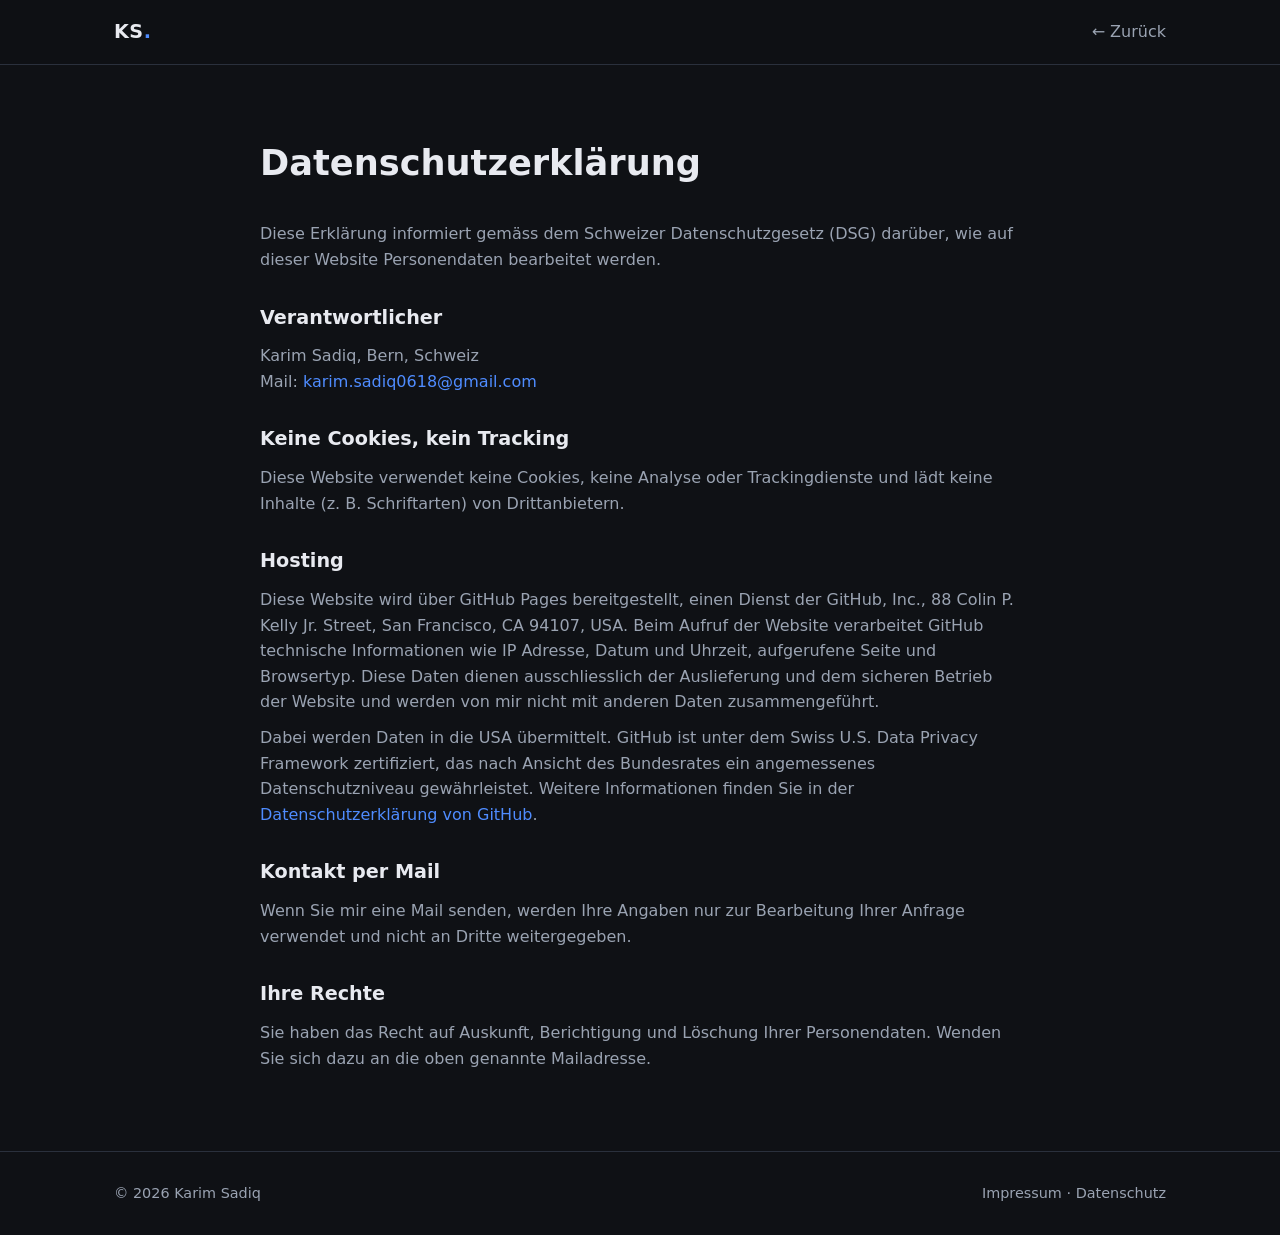
<file: datenschutz.html>
<!DOCTYPE html>
<html lang="de">
<head>
<meta charset="UTF-8">
<meta name="viewport" content="width=device-width, initial-scale=1.0">
<title>Datenschutz | Karim Sadiq</title>
<meta name="robots" content="noindex">
<link rel="stylesheet" href="style.css?v=10">
</head>
<body>
<nav><div class="wrap"><a href="index.html" class="logo">KS<span>.</span></a><a href="index.html" style="color:var(--muted)">← Zurück</a></div></nav>
<main class="wrap legal">
  <h1>Datenschutzerklärung</h1>
  <p>Diese Erklärung informiert gemäss dem Schweizer Datenschutzgesetz (DSG) darüber, wie auf dieser Website Personendaten bearbeitet werden.</p>

  <h2>Verantwortlicher</h2>
  <p>Karim Sadiq, Bern, Schweiz<br>Mail: <a href="mailto:karim.sadiq0618@gmail.com">karim.sadiq0618@gmail.com</a></p>

  <h2>Keine Cookies, kein Tracking</h2>
  <p>Diese Website verwendet keine Cookies, keine Analyse oder Trackingdienste und lädt keine Inhalte (z.&nbsp;B. Schriftarten) von Drittanbietern.</p>

  <h2>Hosting</h2>
  <p>Diese Website wird über GitHub Pages bereitgestellt, einen Dienst der GitHub, Inc., 88 Colin P. Kelly Jr. Street, San Francisco, CA 94107, USA. Beim Aufruf der Website verarbeitet GitHub technische Informationen wie IP Adresse, Datum und Uhrzeit, aufgerufene Seite und Browsertyp. Diese Daten dienen ausschliesslich der Auslieferung und dem sicheren Betrieb der Website und werden von mir nicht mit anderen Daten zusammengeführt.</p>
  <p>Dabei werden Daten in die USA übermittelt. GitHub ist unter dem Swiss U.S. Data Privacy Framework zertifiziert, das nach Ansicht des Bundesrates ein angemessenes Datenschutzniveau gewährleistet. Weitere Informationen finden Sie in der <a href="https://docs.github.com/de/site-policy/privacy-policies/github-general-privacy-statement" rel="noopener">Datenschutzerklärung von GitHub</a>.</p>

  <h2>Kontakt per Mail</h2>
  <p>Wenn Sie mir eine Mail senden, werden Ihre Angaben nur zur Bearbeitung Ihrer Anfrage verwendet und nicht an Dritte weitergegeben.</p>

  <h2>Ihre Rechte</h2>
  <p>Sie haben das Recht auf Auskunft, Berichtigung und Löschung Ihrer Personendaten. Wenden Sie sich dazu an die oben genannte Mailadresse.</p>
</main>
<footer><div class="wrap"><span>© 2026 Karim Sadiq</span><span><a href="impressum.html">Impressum</a> · <a href="datenschutz.html">Datenschutz</a></span></div></footer>
</body>
</html>
</file>
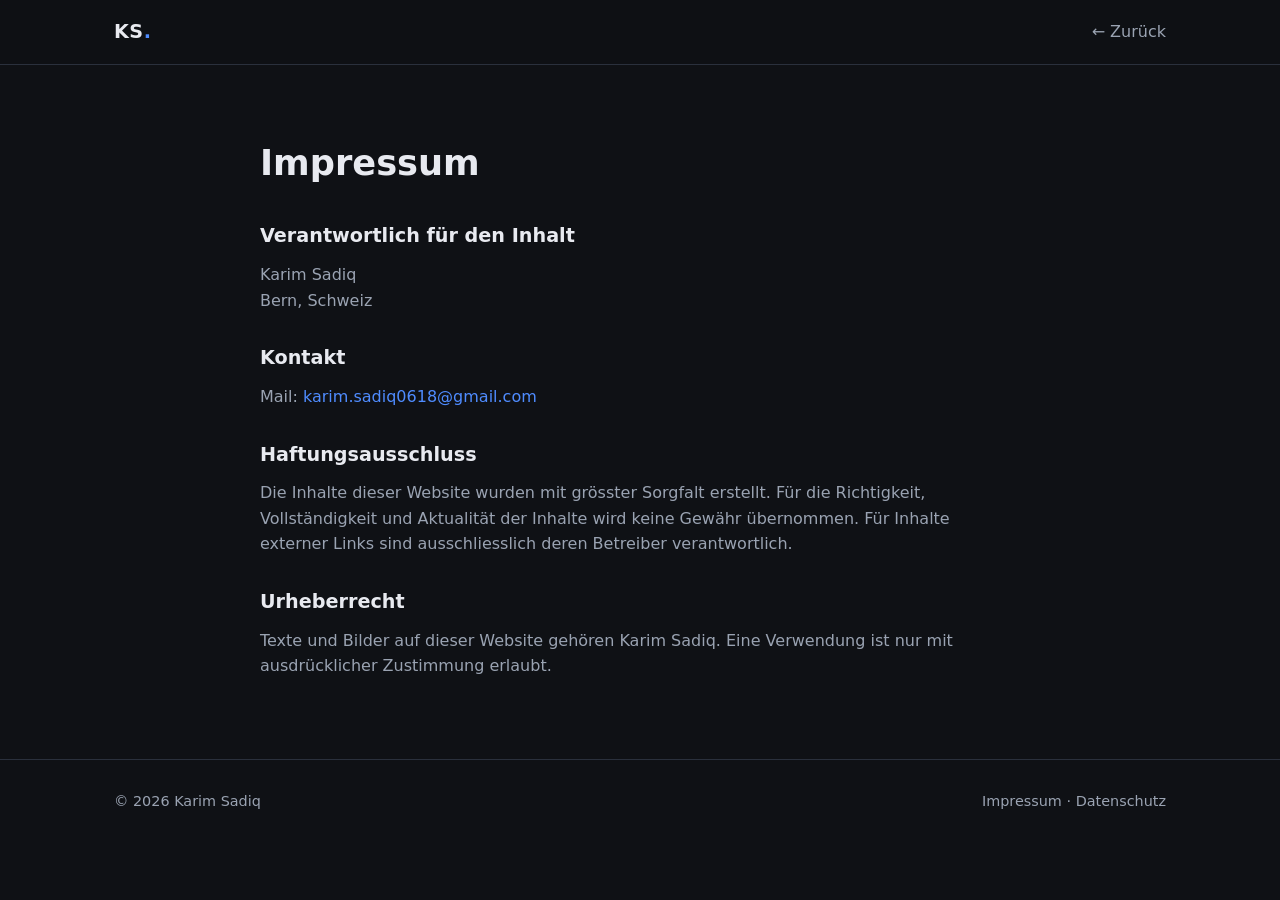
<file: impressum.html>
<!DOCTYPE html>
<html lang="de">
<head>
<meta charset="UTF-8">
<meta name="viewport" content="width=device-width, initial-scale=1.0">
<title>Impressum | Karim Sadiq</title>
<meta name="robots" content="noindex">
<link rel="stylesheet" href="style.css?v=10">
</head>
<body>
<nav><div class="wrap"><a href="index.html" class="logo">KS<span>.</span></a><a href="index.html" style="color:var(--muted)">← Zurück</a></div></nav>
<main class="wrap legal">
  <h1>Impressum</h1>
  <h2>Verantwortlich für den Inhalt</h2>
  <p>Karim Sadiq<br>Bern, Schweiz</p>
  <h2>Kontakt</h2>
  <p>Mail: <a href="mailto:karim.sadiq0618@gmail.com">karim.sadiq0618@gmail.com</a></p>
  <h2>Haftungsausschluss</h2>
  <p>Die Inhalte dieser Website wurden mit grösster Sorgfalt erstellt. Für die Richtigkeit, Vollständigkeit und Aktualität der Inhalte wird keine Gewähr übernommen. Für Inhalte externer Links sind ausschliesslich deren Betreiber verantwortlich.</p>
  <h2>Urheberrecht</h2>
  <p>Texte und Bilder auf dieser Website gehören Karim Sadiq. Eine Verwendung ist nur mit ausdrücklicher Zustimmung erlaubt.</p>
</main>
<footer><div class="wrap"><span>© 2026 Karim Sadiq</span><span><a href="impressum.html">Impressum</a> · <a href="datenschutz.html">Datenschutz</a></span></div></footer>
</body>
</html>
</file>
<file: style.css>
:root {
  --bg: #0f1115;
  --bg-alt: #161a21;
  --card: #1c212b;
  --text: #e8eaf0;
  --muted: #9aa3b2;
  --accent: #4f8cff;
  --accent-2: #7c5cff;
  --border: #2a303c;
  --radius: 14px;
  --max: 1100px;
}
* { box-sizing: border-box; margin: 0; padding: 0; }
html { scroll-behavior: smooth; }
body {
  font-family: system-ui, -apple-system, "Segoe UI", Roboto, sans-serif;
  background: var(--bg); color: var(--text); line-height: 1.6;
}
a { color: inherit; text-decoration: none; }
.wrap { max-width: var(--max); margin: 0 auto; padding: 0 24px; }

/* Nav */
nav { position: sticky; top: 0; z-index: 10; background: rgba(15,17,21,.85); backdrop-filter: blur(10px); border-bottom: 1px solid var(--border); }
nav .wrap { display: flex; align-items: center; justify-content: space-between; height: 64px; }
.logo { font-weight: 800; font-size: 1.2rem; letter-spacing: .5px; }
.logo span { color: var(--accent); }
nav ul { display: flex; gap: 28px; list-style: none; font-size: .95rem; color: var(--muted); }
nav ul a { position: relative; transition: color .2s; }
nav ul a:hover, nav ul a.active { color: var(--text); }
nav ul a.active::after { content: ""; position: absolute; left: 0; right: 0; bottom: -6px; height: 2px; border-radius: 2px; background: linear-gradient(90deg, var(--accent), var(--accent-2)); }
.menu-btn { display: none; background: none; border: 0; cursor: pointer; padding: 8px; }
.menu-btn span { display: block; width: 22px; height: 2px; margin: 5px 0; background: var(--text); border-radius: 2px; }

/* Hero */
.hero { padding: 90px 0 80px; position: relative; overflow: hidden; }
#particles { position: absolute; inset: 0; width: 100%; height: 100%; display: block; z-index: 0; }
.hero .wrap { position: relative; z-index: 1; }
.hero .wrap { display: grid; grid-template-columns: 1.4fr 1fr; gap: 60px; align-items: center; }
.eyebrow { color: var(--accent); font-weight: 600; letter-spacing: 2px; text-transform: uppercase; font-size: .85rem; }
.hero h1 { font-size: clamp(2.4rem, 5vw, 3.8rem); line-height: 1.1; margin: 12px 0 18px; }
.grad { background: linear-gradient(90deg, var(--accent), var(--accent-2)); -webkit-background-clip: text; background-clip: text; color: transparent; }
.hero p.lead { color: var(--muted); font-size: 1.15rem; max-width: 540px; }
.btns { display: flex; gap: 14px; margin-top: 32px; flex-wrap: wrap; }
.btn { padding: 12px 24px; border-radius: 10px; font-weight: 600; border: 1px solid var(--border); transition: .2s; display: inline-block; cursor: pointer; font: inherit; color: inherit; background: none; }
.btn.primary { background: var(--accent); border-color: var(--accent); color: #fff; }
.btn.primary:hover { filter: brightness(1.1); transform: translateY(-2px); }
.btn:hover { border-color: var(--accent); }
.photo { position: relative; justify-self: center; width: 100%; max-width: 340px; }
.photo img { width: 100%; height: auto; aspect-ratio: 2/3; object-fit: cover; border-radius: 24px; display: block; border: 1px solid var(--border); }
.photo::after { content: ""; position: absolute; inset: -12px; border-radius: 30px; border: 1px solid var(--accent); opacity: .35; z-index: -1; }
.quick { display: flex; gap: 32px; margin-top: 40px; color: var(--muted); font-size: .9rem; flex-wrap: wrap; }
.quick b { display: block; color: var(--text); font-size: 1.6rem; }

/* Sections */
section { padding: 90px 0; }
section.alt { background: var(--bg-alt); }
.sec-head { margin-bottom: 44px; }
.sec-head h2 { font-size: 2rem; }
.sec-head p { color: var(--muted); margin-top: 6px; }

/* About */
.about { display: grid; grid-template-columns: 1.5fr 1fr; gap: 50px; }
.about p { color: var(--muted); margin-bottom: 16px; font-size: 1.05rem; }
.facts { background: var(--card); border: 1px solid var(--border); border-radius: var(--radius); padding: 26px; align-self: start; }
.facts div { display: flex; justify-content: space-between; padding: 10px 0; border-bottom: 1px solid var(--border); gap: 12px; }
.facts div:last-child { border: 0; }
.facts span:first-child { color: var(--muted); }
.facts span:last-child { text-align: right; }

/* Werdegang: Überblick Lehre */
.lehre { margin-bottom: 48px; background: linear-gradient(160deg, rgba(79,140,255,.10), var(--card) 60%); }
.lehre:hover { transform: none; }
.lehre-head { display: flex; justify-content: space-between; align-items: flex-start; gap: 24px; margin-bottom: 26px; }
.lehre-head h3 { font-size: 1.35rem; margin-bottom: 4px; }
.lehre-head p { margin: 0; }
.lehre-year { text-align: right; flex-shrink: 0; }
.lehre-year b { display: block; font-size: 2.6rem; line-height: 1; background: linear-gradient(90deg, var(--accent), var(--accent-2)); -webkit-background-clip: text; background-clip: text; color: transparent; }
.lehre-year span { color: var(--muted); font-size: .85rem; }
.lehre-steps { display: grid; grid-template-columns: repeat(4, 1fr); gap: 10px; }
.lehre-step span { display: block; margin-top: 10px; font-weight: 600; font-size: .9rem; color: var(--muted); }
.lehre-step small { color: var(--muted); font-size: .8rem; opacity: .7; }
.lehre-step.is-done span, .lehre-step.is-current span { color: var(--text); }
.lehre-step.is-current span::after { content: " · jetzt"; color: #6ee7b7; font-weight: 600; }
.ls-bar { height: 8px; border-radius: 8px; background: var(--bg-alt); border: 1px solid var(--border); overflow: hidden; }
.ls-fill { height: 100%; width: 0; border-radius: 8px; background: linear-gradient(90deg, var(--accent), var(--accent-2)); transition: width 1.4s cubic-bezier(.2,.8,.2,1); }

/* Werdegang: Phasen pro Lehrjahr */
.phases { position: relative; }
.phases::before { content: ""; position: absolute; left: 7px; top: 10px; bottom: 10px; width: 2px; background: linear-gradient(var(--accent), var(--border)); }
.phase { display: grid; grid-template-columns: 210px 1fr; gap: 28px; padding-bottom: 32px; }
.phase:last-child { padding-bottom: 0; }
.phase-label { position: relative; padding-left: 34px; }
.phase-dot { position: absolute; left: 0; top: 5px; width: 16px; height: 16px; border-radius: 50%; background: var(--bg); border: 3px solid var(--accent); }
.phase-dot.is-current { background: var(--accent); box-shadow: 0 0 0 5px rgba(79,140,255,.2); }
.phase-title { font-size: 1.25rem; font-weight: 800; }
.phase-years { color: var(--muted); font-size: .9rem; margin-bottom: 8px; }
.phase-entries { display: grid; gap: 10px; align-content: start; }

/* Kompakte Zeile: Art · Titel · Datum · Pfeil */
.tl-entry {
  display: grid; grid-template-columns: 140px 1fr auto 18px; align-items: center; gap: 14px;
  background: var(--card); border: 1px solid var(--border); border-left: 3px solid var(--type, var(--accent));
  border-radius: 12px; padding: 13px 18px; transition: .2s;
}
a.tl-entry:hover { border-color: var(--type, var(--accent)); background: color-mix(in srgb, var(--type, var(--accent)) 8%, var(--card)); transform: translateX(4px); }
.tl-entry h4 { font-size: 1rem; margin: 0; }
.tl-type { justify-self: start; font-size: .72rem; font-weight: 700; text-transform: uppercase; letter-spacing: 1px; color: var(--type, var(--accent)); background: color-mix(in srgb, var(--type, var(--accent)) 14%, transparent); padding: 3px 9px; border-radius: 999px; }
.tl-date { color: var(--muted); font-size: .85rem; font-weight: 600; font-variant-numeric: tabular-nums; white-space: nowrap; }
.tl-arrow { width: 18px; height: 18px; fill: none; stroke: var(--muted); stroke-width: 2; stroke-linecap: round; stroke-linejoin: round; transition: .2s; }
a.tl-entry:hover .tl-arrow { stroke: var(--type, var(--accent)); transform: translateX(3px); }

/* Sprungziel kurz aufleuchten lassen */
[id] { scroll-margin-top: 84px; }
.card:target, .proj-group:target { animation: targetFlash 2.2s ease; }
@keyframes targetFlash {
  0%, 35% { border-color: var(--accent); box-shadow: 0 0 0 4px rgba(79,140,255,.35); }
  100% { box-shadow: 0 0 0 0 rgba(79,140,255,0); }
}
.type-betrieb { --type: #4f8cff; }
.type-schule  { --type: #a78bfa; }
.type-uek     { --type: #34d399; }
.type-start   { --type: #9aa3b2; }

/* Button nach oben */
.to-top {
  position: fixed; right: 22px; bottom: 22px; z-index: 20; width: 48px; height: 48px; border-radius: 50%;
  display: grid; place-items: center; background: linear-gradient(135deg, var(--accent), var(--accent-2));
  box-shadow: 0 8px 24px rgba(79,140,255,.35); opacity: 0; pointer-events: none; transform: translateY(12px); transition: .25s;
}
.to-top.show { opacity: 1; pointer-events: auto; transform: none; }
.to-top:hover { transform: translateY(-3px); filter: brightness(1.1); }
.to-top svg { width: 22px; height: 22px; fill: none; stroke: #fff; stroke-width: 2.5; stroke-linecap: round; stroke-linejoin: round; }

/* Cards / Skills */
.grid { display: grid; grid-template-columns: repeat(auto-fill, minmax(260px, 1fr)); gap: 22px; }
.card { background: var(--card); border: 1px solid var(--border); border-radius: var(--radius); padding: 26px; transition: .2s; }
.card:hover { border-color: var(--accent); transform: translateY(-3px); }
.card h3 { margin-bottom: 10px; font-size: 1.1rem; }
.card p { color: var(--muted); font-size: .95rem; margin-bottom: 14px; }
.card .meta { color: var(--accent); font-size: .8rem; font-weight: 600; text-transform: uppercase; letter-spacing: 1px; margin-bottom: 8px; }
.tags { display: flex; flex-wrap: wrap; gap: 8px; }
.tag { background: rgba(79,140,255,.12); color: #a9c4ff; padding: 5px 12px; border-radius: 999px; font-size: .85rem; }
/* Aktuelles Projekt hervorheben */
.card-current { border-color: rgba(79,140,255,.55); background: linear-gradient(160deg, rgba(79,140,255,.12), var(--card) 55%); }
.live-badge {
  font-size: .72rem; font-weight: 700; text-transform: uppercase;
  display: flex; width: fit-content; align-items: center; gap: 6px; margin-bottom: 10px; padding: 3px 10px;
  border-radius: 999px; background: rgba(52,211,153,.14); color: #6ee7b7; letter-spacing: .5px;
}
.live-dot { width: 7px; height: 7px; border-radius: 50%; background: #34d399; box-shadow: 0 0 0 0 rgba(52,211,153,.6); animation: pulse 1.8s infinite; }
@keyframes pulse { 0% { box-shadow: 0 0 0 0 rgba(52,211,153,.6); } 70% { box-shadow: 0 0 0 7px rgba(52,211,153,0); } 100% { box-shadow: 0 0 0 0 rgba(52,211,153,0); } }

/* Skills */
.skills-layout { display: grid; grid-template-columns: 1.25fr 1fr; gap: 22px; }
.skills-layout .card:hover { transform: none; }
.skills-layout h3 { margin-bottom: 22px; }
.skill-strengths { grid-column: 1 / -1; }

.skill { margin-bottom: 20px; }
.skill:last-child { margin-bottom: 0; }
.skill-top { display: flex; justify-content: space-between; align-items: baseline; font-weight: 600; font-size: .95rem; }
.skill-top .pct { color: var(--accent); font-weight: 700; font-variant-numeric: tabular-nums; }
.skill-track { position: relative; height: 10px; margin-top: 8px; background: var(--bg-alt); border: 1px solid var(--border); border-radius: 10px; overflow: hidden; }
.skill-track::after { /* Skala in 25% Schritten */
  content: ""; position: absolute; inset: 0;
  background: repeating-linear-gradient(90deg, transparent 0 calc(25% - 1px), rgba(255,255,255,.06) calc(25% - 1px) 25%);
  pointer-events: none;
}
.skill-fill {
  position: relative; height: 100%; width: 0; border-radius: 10px;
  background: linear-gradient(90deg, var(--accent), var(--accent-2));
  box-shadow: 0 0 14px rgba(79,140,255,.45);
  transition: width 1.4s cubic-bezier(.2,.8,.2,1);
  overflow: hidden;
}
.skill-fill::after { /* Lichtreflex, der über den Balken läuft */
  content: ""; position: absolute; top: 0; bottom: 0; width: 40%;
  background: linear-gradient(90deg, transparent, rgba(255,255,255,.35), transparent);
  animation: shine 2.8s ease-in-out infinite 1.6s; transform: translateX(-120%);
}
@keyframes shine { 0% { transform: translateX(-120%); } 60%, 100% { transform: translateX(320%); } }

.rings { display: grid; grid-template-columns: 1fr 1fr; gap: 26px 12px; }
.ring { text-align: center; }
.ring-chart { position: relative; width: 112px; height: 112px; margin: 0 auto 10px; }
.ring-chart svg { width: 100%; height: 100%; transform: rotate(-90deg); }
.ring-bg { fill: none; stroke: var(--bg-alt); stroke-width: 9; }
.ring-fg {
  fill: none; stroke: url(#ringGrad); stroke-width: 9; stroke-linecap: round;
  stroke-dasharray: 326.73; stroke-dashoffset: 326.73;
  transition: stroke-dashoffset 1.6s cubic-bezier(.2,.8,.2,1);
  filter: drop-shadow(0 0 6px rgba(79,140,255,.45));
}
.ring-val { position: absolute; inset: 0; display: grid; place-items: center; font-size: 1.35rem; font-weight: 800; font-variant-numeric: tabular-nums; }
.ring-name { font-weight: 600; }
.ring-lvl { color: var(--muted); font-size: .85rem; }

.strengths { display: grid; grid-template-columns: repeat(auto-fill, minmax(170px, 1fr)); gap: 12px; }
.strength {
  display: flex; align-items: center; gap: 12px; padding: 14px 16px; font-weight: 600;
  background: rgba(79,140,255,.07); border: 1px solid var(--border); border-radius: 12px; transition: .2s;
}
.strength:hover { border-color: var(--accent); background: rgba(79,140,255,.13); transform: translateY(-2px); }
.strength svg { width: 22px; height: 22px; flex-shrink: 0; fill: none; stroke: var(--accent); stroke-width: 2; stroke-linecap: round; stroke-linejoin: round; }

/* Project groups */
.proj-group { display: flex; align-items: center; gap: 12px; font-size: 1.25rem; margin: 48px 0 20px; }
.sec-head + .proj-group { margin-top: 0; }

/* Contact */
.contact { display: grid; grid-template-columns: 1fr 1fr; gap: 50px; align-items: start; }
.contact-list a, .contact-list div { display: flex; align-items: center; gap: 14px; padding: 16px; background: var(--card); border: 1px solid var(--border); border-radius: 12px; margin-bottom: 12px; transition: .2s; word-break: break-all; }
.contact-list a:hover { border-color: var(--accent); }
.lbl-sm { display: block; color: var(--muted); font-size: .75rem; text-transform: uppercase; letter-spacing: 1px; word-break: normal; }
.icon { width: 40px; height: 40px; border-radius: 10px; background: rgba(79,140,255,.15); display: grid; place-items: center; color: var(--accent); flex-shrink: 0; }
.icon svg { width: 20px; height: 20px; fill: none; stroke: currentColor; stroke-width: 2; stroke-linecap: round; stroke-linejoin: round; }
.cta { background: linear-gradient(135deg, rgba(79,140,255,.15), rgba(124,92,255,.15)); border: 1px solid var(--border); border-radius: var(--radius); padding: 32px; }
.cta h3 { font-size: 1.4rem; margin-bottom: 10px; }
.cta p { color: var(--muted); margin-bottom: 22px; }

footer { border-top: 1px solid var(--border); padding: 30px 0; color: var(--muted); font-size: .9rem; }
footer .wrap { display: flex; justify-content: space-between; flex-wrap: wrap; gap: 12px; }
footer a:hover { color: var(--text); }

/* Legal pages */
.legal { padding: 70px 0; max-width: 760px; }
.legal h1 { font-size: 2.2rem; margin-bottom: 30px; }
.legal h2 { font-size: 1.2rem; margin: 30px 0 10px; }
.legal p, .legal li { color: var(--muted); margin-bottom: 10px; }
.legal ul { margin-left: 20px; }
.legal a { color: var(--accent); }

/* Reveal animation */
.reveal { opacity: 0; transform: translateY(20px); transition: opacity .6s ease, transform .6s ease; }
.reveal.show { opacity: 1; transform: none; }
@media (prefers-reduced-motion: reduce) {
  .reveal { opacity: 1; transform: none; transition: none; }
  html { scroll-behavior: auto; }
  .skill-fill, .ring-fg { transition: none; }
  .skill-fill::after { animation: none; display: none; }
  .live-dot { animation: none; }
  .ls-fill { transition: none; }
  a.tl-entry:hover, a.tl-entry:hover .tl-arrow, .to-top, .to-top:hover { transform: none; }
  .card:target, .proj-group:target { animation: none; }
}

@media (max-width: 820px) {
  nav ul { display: none; position: absolute; top: 64px; left: 0; right: 0; background: var(--bg); flex-direction: column; padding: 20px 24px; gap: 16px; border-bottom: 1px solid var(--border); }
  nav ul.open { display: flex; }
  .menu-btn { display: block; }
  .hero { padding: 50px 0 60px; }
  .hero .wrap, .about, .contact { grid-template-columns: 1fr; gap: 36px; }
  .skills-layout { grid-template-columns: 1fr; }
  .phase { grid-template-columns: 1fr; gap: 14px; }
  .phase-entries { padding-left: 34px; }
  .tl-entry { grid-template-columns: 1fr 18px; grid-template-areas: "type arrow" "title arrow" "date arrow"; gap: 4px 12px; padding: 12px 14px; }
  .tl-type { grid-area: type; }
  .tl-entry h4 { grid-area: title; }
  .tl-date { grid-area: date; }
  .tl-arrow { grid-area: arrow; }
  nav ul a.active { color: var(--accent); }
  nav ul a.active::after { display: none; }
  .to-top { right: 16px; bottom: 16px; width: 44px; height: 44px; }
  .lehre-head { flex-direction: column; gap: 12px; }
  .lehre-year { text-align: left; display: flex; align-items: baseline; gap: 8px; }
  .lehre-steps { grid-template-columns: 1fr 1fr; gap: 14px 10px; }
  .ring-chart { width: 96px; height: 96px; }
  .strengths { display: flex; flex-wrap: wrap; gap: 10px; }
  .strength { padding: 10px 14px; gap: 8px; font-size: .92rem; }
  .strength svg { width: 18px; height: 18px; }
  .photo { max-width: 240px; order: -1; }
  section { padding: 64px 0; }
}
</file>
